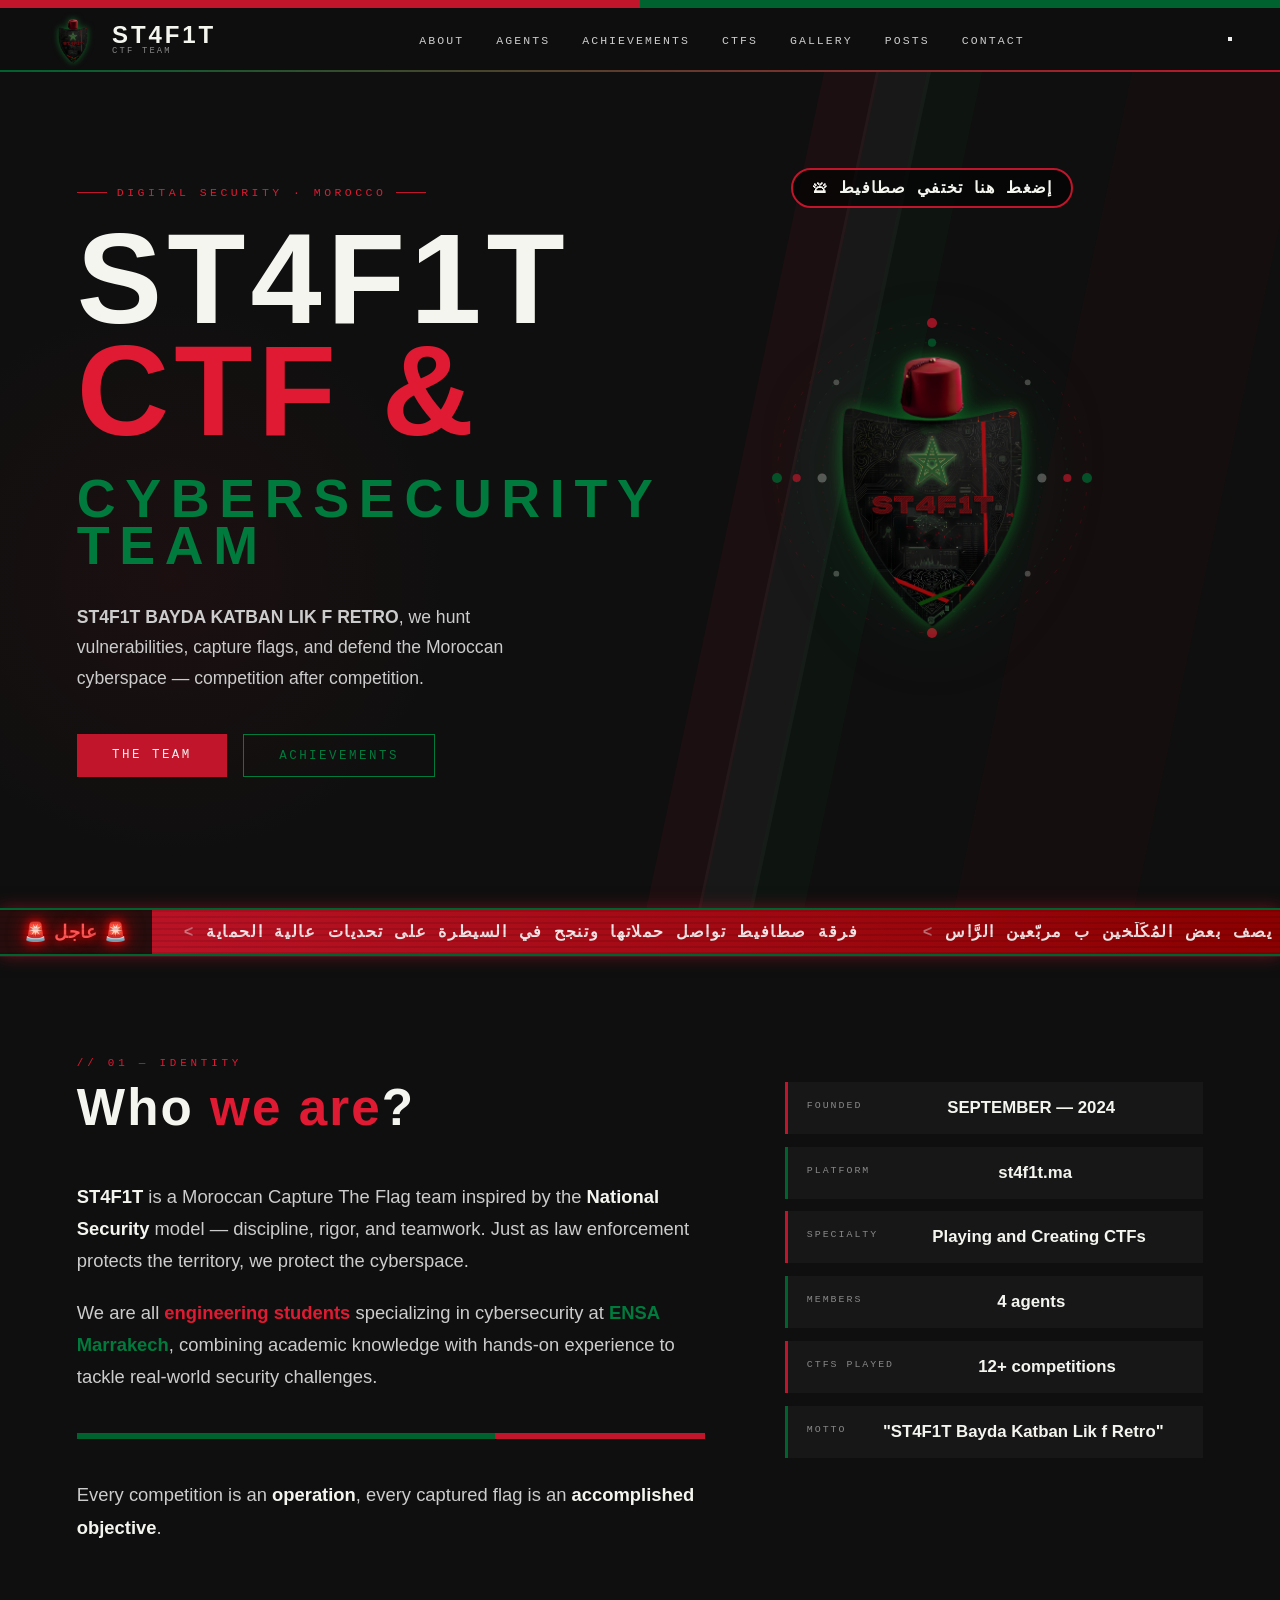
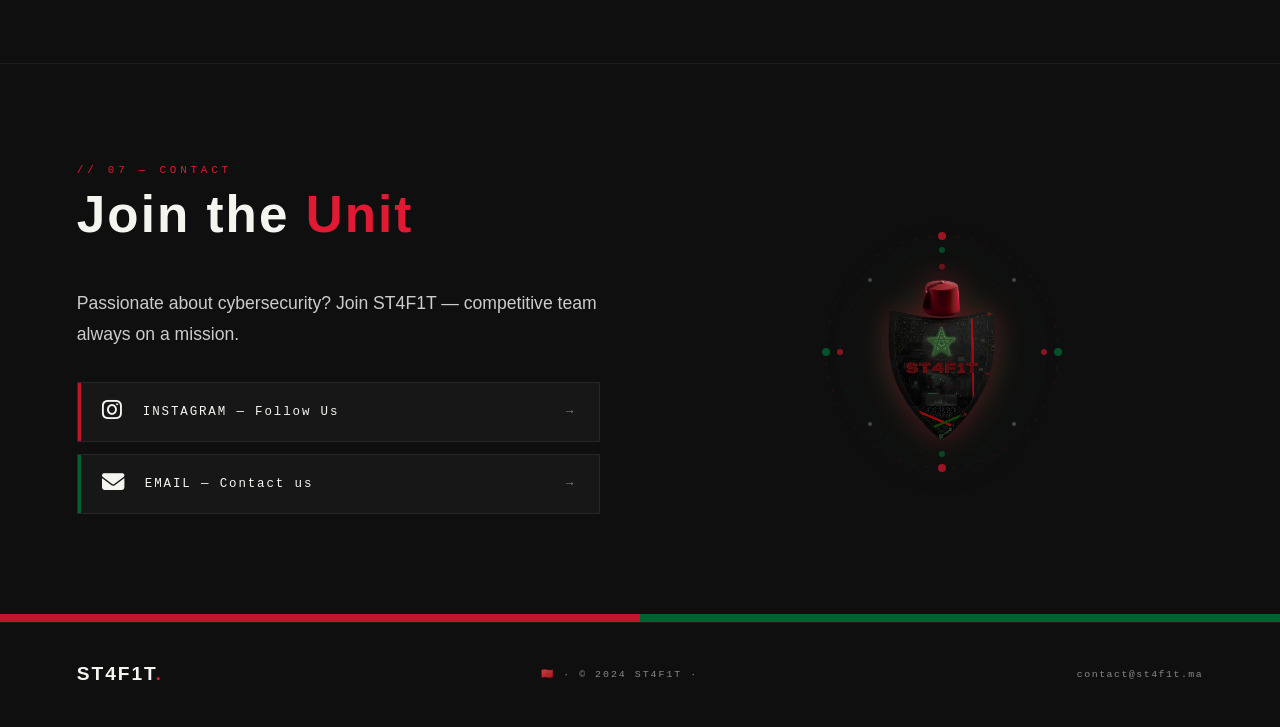
<file: index.html>
<!DOCTYPE html>
<html lang="en">
<head>
  <meta charset="UTF-8"/>
  <meta name="viewport" content="width=device-width, initial-scale=1.0"/>
  <title>ST4F1T</title>
  <link rel="icon" type="image/x-icon" href="assets/favicon.ico">
  <link rel="shortcut icon" href="assets/favicon.ico">
    <link rel="stylesheet" href="css/global.css"/>
  <link rel="stylesheet" href="https://cdnjs.cloudflare.com/ajax/libs/font-awesome/6.5.0/css/all.min.css">
  <link href="https://fonts.googleapis.com/css2?family=Orbitron:wght@700;900&display=swap" rel="stylesheet">
</head>
<body>

<div class="police-band"></div>

<!-- NAV -->
<nav>
  <a class="nav-logo" href="#">
    <img src="assets/ST4F1T_logo.png" alt="ST4F1T Logo">
    <div class="logo-text">
      <span class="logo-main">ST4F1T</span>
      <span class="logo-sub">CTF TEAM</span>
    </div>
  </a>
  <ul class="nav-links">
    <li><a href="#" data-section="about">ABOUT</a></li>
    <li><a href="#" data-section="members">AGENTS</a></li>
    <li><a href="#" data-section="achievements">ACHIEVEMENTS</a></li>
    <li><a href="#" data-section="ctfs">CTFs</a></li>
    <li><a href="#" data-section="gallery">GALLERY</a></li>
    <li><a href="#" data-section="posts">POSTS</a></li>
    <li><a href="#" data-section="contact">CONTACT</a></li>
  </ul>
  <button class="nav-hamburger" id="navHamburger" aria-label="Menu">
    <span></span>
    <span></span>
    <span></span>
  </button>
</nav>

<!-- HERO SECTION -->
<section id="hero">
  <div class="hero-livery" aria-hidden="true">
    <div class="hero-livery-bar hlb1"></div>
    <div class="hero-livery-bar hlb2"></div>
    <div class="hero-livery-bar hlb3"></div>
    <div class="hero-livery-bar hlb4"></div>
  </div>
  <div class="hero-glow"></div>

  <div class="hero-left">
    <div class="hero-eyebrow">Digital Security · Morocco</div>
    <h1 class="hero-title">
      ST4F1T
      <span class="line-red">CTF &</span>
      <span class="line-green">CYBERSECURITY TEAM</span>
    </h1>
    <p class="hero-desc">
      <strong>ST4F1T BAYDA KATBAN LIK F RETRO</strong>, we hunt vulnerabilities, capture flags, and defend the Moroccan cyberspace — competition after competition.
    </p>
    <div class="hero-btn-row">
      <a href="#" data-section="members" class="btn-primary">THE TEAM</a>
      <a href="#" data-section="achievements" class="btn-outline">ACHIEVEMENTS</a>
    </div>
  </div>

  <div class="hero-right">
      <div class="hero-right">
    <!-- BOUTON SONORE EN HAUT À DROITE DU LOGO -->
    <div class="sound-button-container">
      <button id="soundBtn" class="sound-button-hero">
        <span class="sound-icon">🛎</span>
        <span class="sound-text">إضغط هنا تختفي صطافيط</span>
      </button>
    </div>

    <div class="logo-orbit">
      <div class="orbit-glow"></div>
      <svg class="ring-outer" viewBox="0 0 320 320">
        <circle cx="160" cy="160" r="155" fill="none" stroke="rgba(192,21,42,0.18)" stroke-width="1" stroke-dasharray="4 10"/>
        <circle cx="160" cy="5" r="5" fill="#c0152a" opacity="0.8"/>
        <circle cx="160" cy="315" r="5" fill="#c0152a" opacity="0.8"/>
        <circle cx="5" cy="160" r="5" fill="#00622f" opacity="0.8"/>
        <circle cx="315" cy="160" r="5" fill="#00622f" opacity="0.8"/>
      </svg>
      <svg class="ring-mid" viewBox="0 0 240 240">
        <circle cx="120" cy="120" r="116" fill="none" stroke="rgba(0,98,47,0.22)" stroke-width="1" stroke-dasharray="2 7"/>
        <circle cx="120" cy="4" r="3.5" fill="#00622f" opacity="0.7"/>
        <circle cx="120" cy="236" r="3.5" fill="#00622f" opacity="0.7"/>
        <circle cx="4" cy="120" r="3.5" fill="#c0152a" opacity="0.7"/>
        <circle cx="236" cy="120" r="3.5" fill="#c0152a" opacity="0.7"/>
        <circle cx="202" cy="38" r="2.5" fill="#f5f5f0" opacity="0.25"/>
        <circle cx="38" cy="202" r="2.5" fill="#f5f5f0" opacity="0.25"/>
        <circle cx="202" cy="202" r="2.5" fill="#f5f5f0" opacity="0.25"/>
        <circle cx="38" cy="38" r="2.5" fill="#f5f5f0" opacity="0.25"/>
      </svg>
      <svg class="ring-inner" viewBox="0 0 152 152">
        <circle cx="76" cy="76" r="72" fill="none" stroke="rgba(192,21,42,0.12)" stroke-width="1" stroke-dasharray="1 5"/>
        <circle cx="76" cy="4" r="3" fill="#c0152a" opacity="0.5"/>
        <circle cx="76" cy="148" r="3" fill="#00622f" opacity="0.5"/>
        <circle cx="4" cy="76" r="3" fill="#f5f5f0" opacity="0.3"/>
        <circle cx="148" cy="76" r="3" fill="#f5f5f0" opacity="0.3"/>
      </svg>
      <img class="logo-png" src="assets/ST4F1T_logo.png" alt="ST4F1T CTF Team Logo">
    </div>
  </div>
</section>

<!-- TICKER -->
<div class="ticker">
  <div class="ticker-label">
    <span class="arabic-calligraphy">🚨 عاجل 🚨</span>
  </div>
  <div style="overflow:hidden;flex:1;">
    <div class="ticker-scroll">
      <span class="ticker-item"> فرقة صطافيط تواصل حملاتها وتنجح في السيطرة على تحديات عالية الحماية<span class="tsep"> > </span></span>
      <span class="ticker-item">المحقق كرومبو يصف بعض المُكَلَّخين ب مربّعين الرَّاس<span class="tsep"> > </span></span>
      <span class="ticker-item">تم إلقاء القبض على بضعة أَعْلام  (Flags) من طرف عناصر صطافيط و ذلك بمختلف مراكز المسابقات بالمغرب<span class="tsep"> > </span></span>
    </div>
  </div>
</div>

<!-- SECTION ABOUT (statique dans l'index) -->
<div id="about"></div>
<div id="about-container">
  <!-- Le contenu about.html sera chargé ici mais reste visible -->
</div>

<!-- CONTENEUR POUR LES SECTIONS DYNAMIQUES -->
<main id="main-content">
  <div class="loader" id="loader" style="display:none;">Loading...</div>
  <div id="section-container"></div>
</main>

<!-- SECTION CONTACT (statique dans l'index) -->
<div id="contact"></div>
<div id="contact-container">
    <!-- Le contenu contact.html sera chargé ici mais reste visible -->
</div>

<div class="police-band"></div>

<footer>
  <div class="footer-logo">ST4F1T<span>.</span></div>
  <div class="footer-copy">🇲🇦 · © 2024 ST4F1T ·</div>
  <div class="footer-tag">contact@st4f1t.ma</div>
</footer>

<script src="js/script.js"></script>
</body>
</html>
</file>
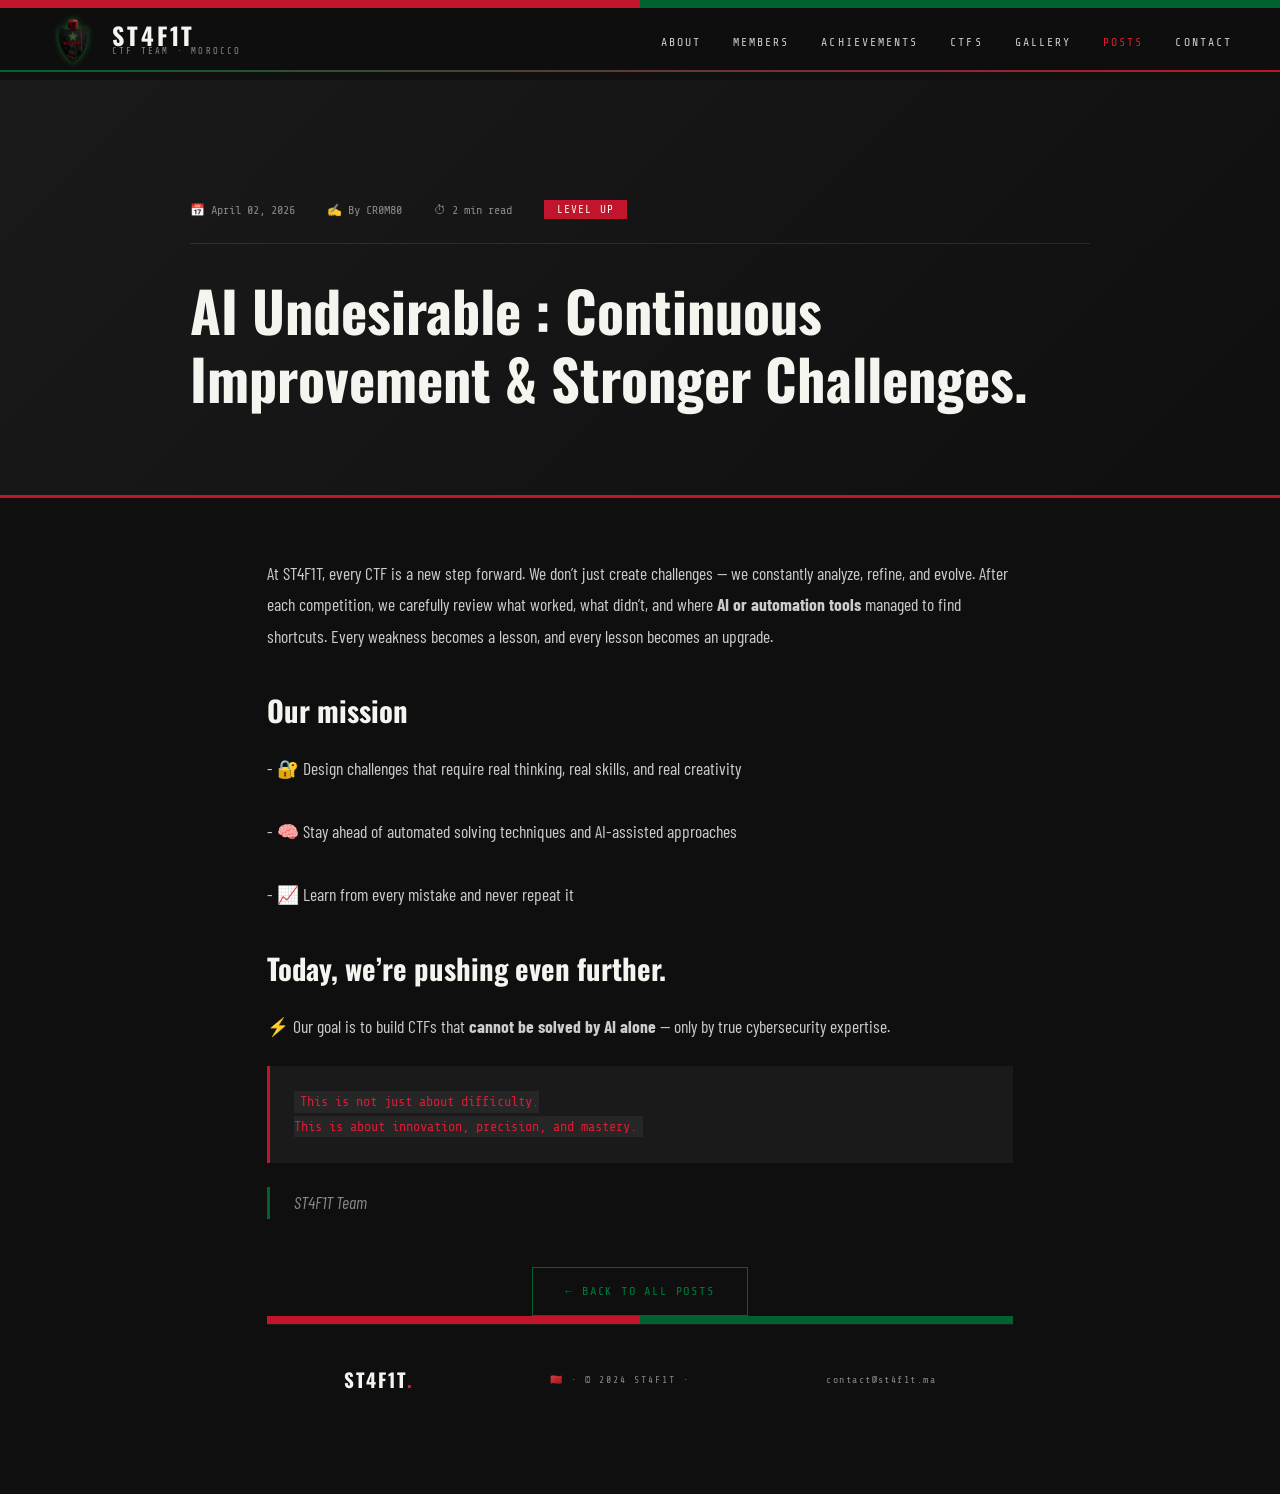
<file: posts/post1.html>
<!DOCTYPE html>
<html lang="en">
<head>
  <meta charset="UTF-8"/>
  <meta name="viewport" content="width=device-width, initial-scale=1.0"/>
  <title>ST4F1T — Post</title>
  <link rel="icon" type="image/png" sizes="64x64" href="../assets/ST4F1T_logo.png">
  <link rel="apple-touch-icon" href="../assets/ST4F1T_logo.png">
  <link href="https://fonts.googleapis.com/css2?family=Oswald:wght@400;600;700&family=Share+Tech+Mono&family=Barlow+Condensed:wght@400;600;700;800&display=swap" rel="stylesheet"/>
  <link rel="stylesheet" href="../css/global.css"/>
  <style>
    /* Styles spécifiques aux posts */
    .post-header {
      background: linear-gradient(135deg, var(--charcoal), var(--dark));
      padding: 120px 6vw 60px;
      border-bottom: 3px solid var(--red);
      margin-top: 72px;
    }
    .post-container {
      max-width: 900px;
      margin: 0 auto;
      padding: 60px 6vw;
    }
    .post-meta {
      display: flex;
      gap: 2rem;
      flex-wrap: wrap;
      margin-bottom: 2rem;
      font-family: 'Share Tech Mono', monospace;
      font-size: 0.75rem;
      color: var(--gray);
      border-bottom: 1px solid rgba(255,255,255,0.1);
      padding-bottom: 1.5rem;
    }
    .post-meta-item {
      display: flex;
      align-items: center;
      gap: 0.5rem;
    }
    .post-category {
      background: var(--red);
      color: var(--white);
      padding: 0.2rem 0.8rem;
      font-size: 0.7rem;
      letter-spacing: 0.1em;
    }
    .post-title {
      font-family: 'Oswald', sans-serif;
      font-size: clamp(2rem, 5vw, 3.5rem);
      font-weight: 700;
      color: var(--white);
      margin-bottom: 1.5rem;
      line-height: 1.2;
    }
    .post-content {
      color: var(--lgray);
      line-height: 1.8;
      font-size: 1.1rem;
    }
    .post-content h2 {
      font-family: 'Oswald', sans-serif;
      font-size: 1.8rem;
      color: var(--white);
      margin: 2rem 0 1rem;
    }
    .post-content h3 {
      font-family: 'Oswald', sans-serif;
      font-size: 1.4rem;
      color: var(--red2);
      margin: 1.5rem 0 1rem;
    }
    .post-content p {
      margin-bottom: 1.2rem;
    }
    .post-content pre {
      background: var(--charcoal);
      padding: 1.5rem;
      overflow-x: auto;
      font-family: 'Share Tech Mono', monospace;
      font-size: 0.85rem;
      color: var(--green2);
      margin: 1.5rem 0;
      border-left: 3px solid var(--red);
    }
    .post-content code {
      background: rgba(255,255,255,0.05);
      padding: 0.2rem 0.4rem;
      font-family: 'Share Tech Mono', monospace;
      font-size: 0.85rem;
      color: var(--red2);
    }
    .post-content ul, .post-content ol {
      margin: 1rem 0 1rem 2rem;
    }
    .post-content li {
      margin-bottom: 0.5rem;
    }
    .post-content blockquote {
      border-left: 3px solid var(--green);
      padding-left: 1.5rem;
      margin: 1.5rem 0;
      font-style: italic;
      color: var(--gray);
    }
    .post-content img {
      max-width: 100%;
      border-radius: 4px;
      margin: 1.5rem 0;
    }
    .post-navigation {
      display: flex;
      justify-content: space-between;
      margin-top: 4rem;
      padding-top: 2rem;
      border-top: 1px solid rgba(255,255,255,0.1);
    }
    .nav-post {
      display: inline-flex;
      align-items: center;
      gap: 0.5rem;
      color: var(--white);
      text-decoration: none;
      font-family: 'Share Tech Mono', monospace;
      font-size: 0.8rem;
      transition: color 0.2s;
    }
    .nav-post:hover {
      color: var(--red2);
    }
    .back-to-blog {
      text-align: center;
      margin-top: 3rem;
    }
    .back-btn {
      display: inline-block;
      padding: 0.8rem 2rem;
      background: transparent;
      border: 1px solid var(--green);
      color: var(--green2);
      text-decoration: none;
      font-family: 'Share Tech Mono', monospace;
      font-size: 0.75rem;
      letter-spacing: 0.15em;
      transition: all 0.2s;
    }
    .back-btn:hover {
      background: var(--green);
      color: var(--white);
    }
    .author-box {
      display: flex;
      align-items: center;
      gap: 1.5rem;
      background: var(--charcoal);
      padding: 1.5rem;
      margin: 2rem 0;
      border-left: 3px solid var(--red);
    }
    .author-avatar {
      width: 60px;
      height: 60px;
      background: var(--mid);
      border-radius: 50%;
      display: flex;
      align-items: center;
      justify-content: center;
      font-family: 'Oswald', sans-serif;
      font-size: 1.5rem;
      font-weight: 700;
      color: var(--white);
    }
    .author-info h4 {
      font-family: 'Oswald', sans-serif;
      color: var(--white);
      margin-bottom: 0.3rem;
    }
    .author-info p {
      font-size: 0.85rem;
      color: var(--gray);
      margin: 0;
    }
    @media (max-width: 768px) {
      .post-header { padding: 100px 6vw 40px; }
      .post-container { padding: 40px 6vw; }
      .post-meta { gap: 1rem; }
    }
  </style>
</head>
<body>

<div class="police-band"></div>

<!-- NAV -->
<nav>
  <a class="nav-logo" href="../index.html">
    <img src="../assets/ST4F1T_logo.png" alt="ST4F1T Logo">
    <div class="logo-text">
      <span class="logo-main">ST4F1T</span>
      <span class="logo-sub">CTF TEAM · MOROCCO</span>
    </div>
  </a>
  <ul class="nav-links">
    <li><a href="../index.html#about">ABOUT</a></li>
    <li><a href="../index.html#members">MEMBERS</a></li>
    <li><a href="../index.html#achievements">ACHIEVEMENTS</a></li>
    <li><a href="../index.html#ctfs">CTFs</a></li>
    <li><a href="../index.html#gallery">GALLERY</a></li>
    <li><a href="../index.html#posts">POSTS</a></li>
    <li><a href="../index.html#contact">CONTACT</a></li>
  </ul>
</nav>

<!-- POST HEADER -->
<div class="post-header">
  <div class="post-container" style="padding:0;margin:0 auto;">
    <div class="post-meta">
      <span class="post-meta-item">📅 April 02, 2026</span>
      <span class="post-meta-item">✍️ By CR0M80</span>
      <span class="post-meta-item">⏱ 2 min read</span>
      <span class="post-category">LEVEL UP</span>
    </div>
    <h1 class="post-title">AI Undesirable : Continuous Improvement & Stronger Challenges.</h1>
  </div>
</div>

<!-- POST CONTENT -->
<div class="post-container">
  <div class="post-content">
    <p>At ST4F1T, every CTF is a new step forward.

We don’t just create challenges — we constantly analyze, refine, and evolve. After each competition, we carefully review what worked, what didn’t, and where <b>AI or automation tools</b> managed to find shortcuts. Every weakness becomes a lesson, and every lesson becomes an upgrade.</p>

    <h2>Our mission</h2>
    <p>- 🔐 Design challenges that require real thinking, real skills, and real creativity
    <br><br>- 🧠 Stay ahead of automated solving techniques and AI-assisted approaches
    <br><br>- 📈 Learn from every mistake and never repeat it</p>

    <h2>Today, we’re pushing even further.</h2>
    <p>⚡ Our goal is to build CTFs that <b>cannot be solved by AI alone</b> — only by true cybersecurity expertise.</p>
    <pre><code>This is not just about difficulty.
This is about innovation, precision, and mastery.</code></pre>

    <blockquote>
        ST4F1T Team
    </blockquote>

  <div class="back-to-blog">
    <a href="../index.html#posts" class="back-btn">← BACK TO ALL POSTS</a>
  </div>
</div>

<div class="police-band"></div>

<footer>
  <div class="footer-logo">ST4F1T<span>.</span></div>
  <div class="footer-copy">🇲🇦 · © 2024 ST4F1T ·</div>
  <div class="footer-tag">contact@st4f1t.ma</div>
</footer>

<script>
  // Simple script to highlight active nav link
  const currentPath = window.location.pathname;
  document.querySelectorAll('.nav-links a').forEach(link => {
    if (link.getAttribute('href') === '../index.html#posts') {
      link.style.color = 'var(--red2)';
    }
  });
</script>
</body>
</html>
</file>
<file: css/global.css>
:root {
  --white:   #f5f5f0;
  --off:     #eae9e3;
  --red:     #c0152a;
  --red2:    #e01a32;
  --green:   #00622f;
  --green2:  #007a3d;
  --dark:    #0f0f0f;
  --charcoal:#1a1a1a;
  --mid:     #2e2e2e;
  --gray:    #888;
  --lgray:   #ccc;
}

*, *::before, *::after { box-sizing: border-box; margin: 0; padding: 0; }
html { scroll-behavior: smooth; }
body {
  background: var(--dark);
  color: var(--white);
  font-family: 'Barlow Condensed', sans-serif;
  overflow-x: hidden;
}

/* ─── LOADER ─── */
.loader {
  text-align: center;
  padding: 60px;
  font-family: 'Share Tech Mono', monospace;
  color: var(--gray);
}

/* ─── POLICE BAND ─── */
.police-band {
  height: 8px;
  background: linear-gradient(90deg, var(--red) 0%, var(--red) 50%, var(--green) 50%, var(--green) 100%);
}

/* ─── NAV ─── */
nav {
  position: fixed; top: 8px; left: 0; right: 0; z-index: 200;
  height: 64px;
  display: flex; align-items: center; justify-content: space-between;
  padding: 0 3rem;
  background: rgba(15,15,15,0.97);
  border-bottom: 2px solid transparent;
  border-image: linear-gradient(90deg, var(--green), var(--red)) 1;
  backdrop-filter: blur(12px);
}
.nav-logo { display: flex; align-items: center; gap: 14px; text-decoration: none; }
.nav-logo img { width: 50px; height: 50px; object-fit: contain; filter: drop-shadow(0 0 3px rgba(21, 192, 67, 0.5)); }
.logo-text { display: flex; flex-direction: column; line-height: 1; }
.logo-main { font-family: 'Oswald', sans-serif; font-size: 1.5rem; font-weight: 700; letter-spacing: 0.12em; color: var(--white); }
.logo-sub  { font-family: 'Share Tech Mono', monospace; font-size: 0.55rem; letter-spacing: 0.25em; color: var(--gray); text-transform: uppercase; }
.nav-links { display: flex; gap: 2rem; list-style: none; align-items: center; }
.nav-links a { text-decoration: none; font-family: 'Share Tech Mono', monospace; font-size: 0.72rem; letter-spacing: 0.18em; color: var(--lgray); text-transform: uppercase; transition: color 0.2s; cursor: pointer; }
.nav-links a:hover { color: var(--red2); }
.nav-cta { background: var(--red) !important; color: var(--white) !important; padding: 0.5rem 1.2rem !important; transition: background 0.2s !important; }
.nav-cta:hover { background: var(--red2) !important; color: var(--white) !important; }

/* ─── HERO ─── */
#hero {
  position: relative;
  min-height: 100vh;
  display: grid;
  grid-template-columns: 1fr 1fr;
  align-items: center;
  padding: 160px 6vw 80px;  /* ← 120 → 160 */
  overflow: hidden;
}
.hero-livery { position: absolute; inset: 0; pointer-events: none; overflow: hidden; }
.hero-livery-bar { position: absolute; height: 100%; width: 55px; transform: skewX(-12deg); opacity: 0.07; }
.hlb1 { background: var(--red); left: 58%; }
.hlb2 { background: var(--white); left: 62%; opacity: 0.04; }
.hlb3 { background: var(--green); left: 66%; }
.hlb4 { background: var(--red); left: 82%; width:180px; opacity:0.035; }
.hero-glow { position: absolute; top: 30%; left: -10%; width: 600px; height: 600px; border-radius: 50%; background: radial-gradient(circle, rgba(192,21,42,0.07) 0%, transparent 70%); pointer-events: none; }
.hero-left { position: relative; z-index: 1; }
.hero-eyebrow { display: inline-flex; align-items: center; gap: 10px; font-family: 'Share Tech Mono', monospace; font-size: 0.72rem; letter-spacing: 0.3em; color: var(--red2); text-transform: uppercase; margin-bottom: 1.5rem; opacity:0; animation: fadeUp 0.7s ease forwards 0.2s; }
.hero-eyebrow::before, .hero-eyebrow::after { content: ''; width: 30px; height: 1px; background: var(--red); }
h1.hero-title { font-family: 'Oswald', sans-serif; font-size: clamp(4.5rem, 10vw, 9rem); font-weight: 700; line-height: 0.88; letter-spacing: 0.04em; color: var(--white); opacity:0; animation: fadeUp 0.7s ease forwards 0.4s; }
h1.hero-title .line-red { color: var(--red2); display: block; }
h1.hero-title .line-green { color: var(--green2); display: block; font-size: 0.42em; letter-spacing: 0.18em; margin-top: 0.5em; }
.hero-desc { margin-top: 2rem; font-size: 1.1rem; line-height: 1.75; color: var(--lgray); max-width: 440px; opacity:0; animation: fadeUp 0.7s ease forwards 0.6s; }
.hero-btn-row { display: flex; gap: 1rem; margin-top: 2.5rem; opacity:0; animation: fadeUp 0.7s ease forwards 0.8s; }
.btn-primary { display: inline-block; padding: 0.85rem 2.2rem; background: var(--red); color: var(--white); text-decoration: none; font-family: 'Share Tech Mono', monospace; font-size: 0.78rem; letter-spacing: 0.2em; text-transform: uppercase; transition: background 0.2s, transform 0.2s; cursor: pointer; }
.btn-primary:hover { background: var(--red2); transform: translateY(-2px); }
.btn-outline { display: inline-block; padding: 0.85rem 2.2rem; border: 1px solid var(--green2); color: var(--green2); text-decoration: none; font-family: 'Share Tech Mono', monospace; font-size: 0.78rem; letter-spacing: 0.2em; text-transform: uppercase; transition: 0.2s; cursor: pointer; }
.btn-outline:hover { background: var(--green2); color: var(--white); transform: translateY(-2px); }
.hero-right { position: relative; z-index: 1; display: flex; align-items: center; justify-content: center; opacity:0; animation: fadeIn 1s ease forwards 0.5s; }

/* ─── LOGO WRAPPER ─── */
.logo-orbit { position: relative; width: 320px; height: 320px; }
.logo-orbit .ring-outer { position: absolute; inset: 0; width: 100%; height: 100%; animation: spin 22s linear infinite; }
.logo-orbit .ring-mid { position: absolute; inset: 20px; width: calc(100% - 40px); height: calc(100% - 40px); animation: spin-r 14s linear infinite; }
.logo-orbit .ring-inner { position: absolute; inset: 44px; width: calc(100% - 88px); height: calc(100% - 88px); animation: spin 40s linear infinite; }
.logo-orbit .orbit-glow { position: absolute; inset: 60px; border-radius: 50%; background: radial-gradient(circle, rgba(192,21,42,0.18) 0%, rgba(0,98,47,0.08) 50%, transparent 70%); animation: pulseGlow 3s ease-in-out infinite; }
.logo-orbit .logo-png { position: absolute; inset: 5px; width: calc(100% - 10px); height: calc(100% - 10px); object-fit: contain; filter: drop-shadow(0 0 8px rgba(21, 192, 49, 0.45)) drop-shadow(0 0 40px rgba(0,98,47,0.2)); }

.logo-orbit-sm { position: relative; width: 240px; height: 240px; }
.logo-orbit-sm .ring-outer { position: absolute; inset: 0; width: 100%; height: 100%; animation: spin 22s linear infinite; }
.logo-orbit-sm .ring-mid { position: absolute; inset: 14px; width: calc(100% - 28px); height: calc(100% - 28px); animation: spin-r 14s linear infinite; }
.logo-orbit-sm .ring-inner { position: absolute; inset: 30px; width: calc(100% - 60px); height: calc(100% - 60px); animation: spin 40s linear infinite; }
.logo-orbit-sm .orbit-glow { position: absolute; inset: 44px; border-radius: 50%; background: radial-gradient(circle, rgba(192,21,42,0.18) 0%, rgba(0,98,47,0.08) 50%, transparent 70%); animation: pulseGlow 3s ease-in-out infinite; }
.logo-orbit-sm .logo-png { position: absolute; inset: 28px; width: calc(100% - 56px); height: calc(100% - 56px); object-fit: contain; filter: drop-shadow(0 0 14px rgba(192,21,42,0.4)) drop-shadow(0 0 30px rgba(0,98,47,0.18)); }

/* ─── TICKER ─── */
.ticker { position: relative; z-index: 10; background: var(--red); overflow: hidden; height: 36px; display: flex; align-items: center; border-top: 2px solid var(--green); border-bottom: 2px solid var(--green); }
.ticker-label { flex-shrink: 0; background: var(--green); height: 100%; display: flex; align-items: center; padding: 0 1.2rem; font-family: 'Share Tech Mono', monospace; font-size: 0.65rem; letter-spacing: 0.2em; color: var(--white); text-transform: uppercase; }
.ticker-scroll { display: flex; gap: 4rem; animation: ticker-move 10s linear infinite; white-space: nowrap; padding-left: 2rem; }
.ticker-item { font-family: 'Share Tech Mono', monospace; font-size: 0.68rem; letter-spacing: 0.15em; color: rgba(255,255,255,0.9); }
.tsep { color: rgba(255,255,255,0.4); }

/* ─── SECTIONS COMMUNES ─── */
section.content { position: relative; padding: 100px 6vw; border-top: 1px solid rgba(255,255,255,0.06); }
.sec-label { font-family: 'Share Tech Mono', monospace; font-size: 0.68rem; letter-spacing: 0.35em; text-transform: uppercase; color: var(--red2); margin-bottom: 0.8rem; }
.sec-title { font-family: 'Oswald', sans-serif; font-size: clamp(2rem, 4.5vw, 3.2rem); font-weight: 700; letter-spacing: 0.04em; color: var(--white); margin-bottom: 3rem; line-height: 1; }
.sec-title em { color: var(--red2); font-style: normal; }

/* ─── ABOUT ─── */
.about-wrap { display: grid; grid-template-columns: 3fr 2fr; gap: 5rem; align-items: start; }
.about-body p { font-size: 1.15rem; line-height: 1.75; color: var(--lgray); margin-bottom: 1.2rem; }
.about-body strong { color: var(--white); font-weight: 600; }
.stripe-divider { display: flex; height: 6px; margin: 2.5rem 0; overflow: hidden; }
.stripe-divider div { flex: 1; }
.sd-white { background: var(--white); }
.sd-red { background: var(--red); }
.sd-green { background: var(--green); }
.info-grid { display: flex; flex-direction: column; gap: 0.8rem; }
.info-row { display: grid; grid-template-columns: auto 1fr; gap: 1rem; align-items: start; padding: 1rem 1.2rem; background: rgba(255,255,255,0.03); border-left: 3px solid var(--red); }
.info-row.g { border-left-color: var(--green); }
.info-key { font-family: 'Share Tech Mono', monospace; font-size: 0.62rem; letter-spacing: 0.2em; color: var(--gray); text-transform: uppercase; white-space: nowrap; padding-top: 2px; }
.info-val { font-family: 'Barlow Condensed', sans-serif; font-size: 1.05rem; font-weight: 600; color: var(--white); }

/* ─── MEMBERS ─── */
.grid-members { display: grid; grid-template-columns: repeat(auto-fill, minmax(250px, 1fr)); gap: 1px; background: rgba(255,255,255,0.06); border: 1px solid rgba(255,255,255,0.06); }
.member-card { background: var(--charcoal); padding: 2.2rem 1.8rem; position: relative; overflow: hidden; transition: background 0.25s; }
.member-card::after { content: ''; position: absolute; top: 0; left: 0; right: 0; height: 3px; background: linear-gradient(90deg, var(--green), var(--red)); transform: scaleX(0); transform-origin: left; transition: transform 0.35s; }
.member-card:hover::after { transform: scaleX(1); }
.member-card:hover { background: #222; }
.m-id { font-family: 'Share Tech Mono', monospace; font-size: 0.6rem; letter-spacing: 0.25em; color: var(--gray); margin-bottom: 1.2rem; text-transform: uppercase; }
.m-avatar { width: 64px; height: 64px; border-radius: 2px; background: var(--mid); border: 1px solid rgba(255,255,255,0.1); display: flex; align-items: center; justify-content: center; font-family: 'Oswald', sans-serif; font-size: 1.5rem; font-weight: 700; color: var(--white); margin-bottom: 1.2rem; position: relative; }
.badge-dot { position: absolute; bottom: -3px; right: -3px; width: 10px; height: 10px; border-radius: 50%; background: var(--green2); border: 2px solid var(--charcoal); }
.m-name { font-family: 'Oswald', sans-serif; font-size: 1.3rem; font-weight: 700; letter-spacing: 0.06em; color: var(--white); margin-bottom: 0.2rem; }
.m-role { font-family: 'Share Tech Mono', monospace; font-size: 0.65rem; letter-spacing: 0.18em; color: var(--red2); text-transform: uppercase; margin-bottom: 1.2rem; }
.m-tags { display: flex; flex-wrap: wrap; gap: 0.4rem; }
.m-tag { font-family: 'Share Tech Mono', monospace; font-size: 0.58rem; letter-spacing: 0.1em; color: var(--gray); background: rgba(255,255,255,0.05); border: 1px solid rgba(255,255,255,0.08); padding: 0.2rem 0.5rem; }

/* ─── ACHIEVEMENTS ─── */
.ach-table { width: 100%; border-collapse: collapse; }
.ach-table thead tr { border-bottom: 2px solid var(--red); }
.ach-table th { font-family: 'Share Tech Mono', monospace; font-size: 0.65rem; letter-spacing: 0.2em; color: var(--gray); text-transform: uppercase; text-align: left; padding: 0.8rem 1.2rem; font-weight: 400; }
.ach-table tbody tr { border-bottom: 1px solid rgba(255,255,255,0.05); transition: background 0.2s; }
.ach-table tbody tr:hover { background: rgba(255,255,255,0.03); }
.ach-table td { padding: 1.2rem; font-size: 1rem; }
.place-badge { display: inline-flex; align-items: center; gap: 0.5rem; font-family: 'Oswald', sans-serif; font-size: 1.2rem; font-weight: 700; }
.p1 { color: #f0c040; } .p2 { color: #c0c8d8; } .p3 { color: #cd7f32; } .pt { color: var(--red2); }
.ach-name-cell { font-family: 'Barlow Condensed', sans-serif; font-size: 1.1rem; font-weight: 600; color: var(--white); }
.ach-sub { font-family: 'Share Tech Mono', monospace; font-size: 0.62rem; letter-spacing: 0.15em; color: var(--gray); margin-top: 0.2rem; }
.cat-badge { display: inline-block; font-family: 'Share Tech Mono', monospace; font-size: 0.6rem; letter-spacing: 0.12em; text-transform: uppercase; padding: 0.2rem 0.6rem; border: 1px solid; }
.ci { border-color: var(--red); color: var(--red2); }
.cn { border-color: var(--green); color: var(--green2); }
.cr { border-color: var(--gray); color: var(--gray); }
.res { font-family: 'Oswald', sans-serif; font-size: 1.2rem; font-weight: 700; }

/* ─── CTFs ORGANIZED ─── */
.ctfs-grid { display: grid; grid-template-columns: repeat(auto-fill, minmax(320px, 1fr)); gap: 2rem; }
.ctf-card { background: var(--charcoal); padding: 2rem; border-left: 4px solid var(--red); transition: transform 0.2s; }
.ctf-card:hover { transform: translateY(-5px); }
.ctf-date { font-family: 'Share Tech Mono', monospace; font-size: 0.65rem; color: var(--green2); letter-spacing: 0.15em; margin-bottom: 1rem; }
.ctf-name { font-family: 'Oswald', sans-serif; font-size: 1.4rem; margin-bottom: 1rem; color: var(--white); }
.ctf-desc { color: var(--lgray); line-height: 1.5; margin-bottom: 1rem; }
.ctf-stats { font-family: 'Share Tech Mono', monospace; font-size: 0.7rem; color: var(--gray); margin-bottom: 1rem; }
.ctf-status { display: inline-block; padding: 0.2rem 0.8rem; font-family: 'Share Tech Mono', monospace; font-size: 0.6rem; letter-spacing: 0.1em; border-radius: 2px; }
.ctf-status.past { background: rgba(128,128,128,0.2); color: var(--gray); border: 1px solid var(--gray); }
.ctf-status.upcoming { background: rgba(0,98,47,0.2); color: var(--green2); border: 1px solid var(--green2); }

/* ─── GALLERY ─── */
.gallery-grid { display: grid; grid-template-columns: repeat(auto-fill, minmax(280px, 1fr)); gap: 1.5rem; }
.gallery-item { background: var(--charcoal); overflow: hidden; transition: transform 0.2s; }
.gallery-item:hover { transform: scale(1.02); }
.gallery-placeholder { background: linear-gradient(135deg, var(--mid), var(--dark)); height: 200px; display: flex; align-items: center; justify-content: center; font-size: 4rem; color: var(--gray); }
.gallery-caption { padding: 1rem; font-family: 'Share Tech Mono', monospace; font-size: 0.75rem; color: var(--lgray); text-align: center; }

/* ─── POSTS ─── */
.posts-grid { display: grid; grid-template-columns: repeat(auto-fill, minmax(320px, 1fr)); gap: 2rem; }
.post-card { background: var(--charcoal); padding: 2rem; transition: background 0.2s, transform 0.2s; border-bottom: 2px solid transparent; }
.post-card:hover { background: #222; transform: translateY(-5px); border-bottom-color: var(--red); }
.post-date { font-family: 'Share Tech Mono', monospace; font-size: 0.65rem; color: var(--red2); letter-spacing: 0.1em; margin-bottom: 0.8rem; }
.post-title { font-family: 'Oswald', sans-serif; font-size: 1.3rem; margin-bottom: 1rem; color: var(--white); }
.post-excerpt { color: var(--lgray); line-height: 1.5; margin-bottom: 1.5rem; }
.post-link { font-family: 'Share Tech Mono', monospace; font-size: 0.7rem; color: var(--green2); text-decoration: none; letter-spacing: 0.1em; transition: color 0.2s; }
.post-link:hover { color: var(--red2); }

/* ─── CONTACT ─── */
.contact-grid { display: grid; grid-template-columns: 1fr 1fr; gap: 5rem; align-items: center; }
.contact-left p { font-size: 1.1rem; line-height: 1.75; color: var(--lgray); margin-bottom: 2rem; }
.contact-links { display: flex; flex-direction: column; gap: 0.8rem; }
.c-link { display: flex; align-items: center; gap: 1.2rem; padding: 1rem 1.5rem; background: rgba(255,255,255,0.03); border: 1px solid rgba(255,255,255,0.07); text-decoration: none; color: var(--white); font-family: 'Share Tech Mono', monospace; font-size: 0.78rem; letter-spacing: 0.15em; transition: background 0.2s, border-color 0.2s; position: relative; overflow: hidden; }
.c-link::before { content: ''; position: absolute; left: 0; top: 0; bottom: 0; width: 3px; background: var(--red); }
.c-link:nth-child(2)::before { background: var(--green); }
.c-link:nth-child(3)::before { background: var(--white); }
.c-link:hover { background: rgba(255,255,255,0.07); border-color: rgba(255,255,255,0.15); }
.c-link .icon { font-size: 1.4rem; }
.c-link .lbl { flex: 1; }
.c-link .arr { color: var(--gray); }

/* ─── FOOTER ─── */
footer { border-top: 1px solid rgba(255,255,255,0.06); padding: 2.5rem 6vw; display: flex; align-items: center; justify-content: space-between; gap: 2rem; flex-wrap: wrap; }
.footer-logo { font-family: 'Oswald', sans-serif; font-size: 1.2rem; font-weight: 700; letter-spacing: 0.1em; color: var(--white); }
.footer-logo span { color: var(--red2); }
.footer-copy { font-family: 'Share Tech Mono', monospace; font-size: 0.62rem; letter-spacing: 0.2em; color: var(--gray); }
.footer-tag { font-family: 'Share Tech Mono', monospace; font-size: 0.62rem; letter-spacing: 0.15em; color: var(--gray); }

/* ─── ANIMATIONS ─── */
@keyframes fadeUp { from{opacity:0;transform:translateY(24px)} to{opacity:1;transform:translateY(0)} }
@keyframes fadeIn { from{opacity:0} to{opacity:1} }
@keyframes spin { from{transform:rotate(0deg)} to{transform:rotate(360deg)} }
@keyframes spin-r { from{transform:rotate(0deg)} to{transform:rotate(-360deg)} }
@keyframes pulseGlow { 0%,100%{opacity:0.6} 50%{opacity:1} }
@keyframes ticker-move { from{transform:translateX(0)} to{transform:translateX(-50%)} }

/* ─── RESPONSIVE ─── */
@media (max-width: 900px) {
  #hero { grid-template-columns: 1fr; text-align: center; }
  .hero-right { display: none; }
  nav { padding: 0 1.5rem; }
  .nav-links { display: none; }
  .about-wrap, .contact-grid { grid-template-columns: 1fr; gap: 2rem; }
  .ctfs-grid, .posts-grid, .gallery-grid { grid-template-columns: 1fr; }
}

/* Ajouts pour la gestion des conteneurs statiques */
#about-container,
#contact-container {
  scroll-margin-top: 72px;
}

#section-container {
  transition: opacity 0.3s ease;
  scroll-margin-top: 72px;
}

/* Ajustement pour le scroll sur toutes les sections */
section[id] {
  scroll-margin-top: 72px;
}

/* ─── TICKER AVEC EFFET URGENT ─── */
.ticker {
  position: relative;
  z-index: 10;
  background: linear-gradient(90deg, var(--red), #8b0000);
  overflow: hidden;
  height: 42px;
  display: flex;
  align-items: center;
  border-top: 2px solid var(--green);
  border-bottom: 2px solid var(--green);
  box-shadow: 0 0 15px rgba(192,21,42,0.5);
}

.ticker-label {
  flex-shrink: 0;
  background: var(--dark);
  height: 100%;
  display: flex;
  align-items: center;
  padding: 0 1.5rem;
  font-family: 'Share Tech Mono', monospace;
  font-size: 0.9rem;
  font-weight: bold;
  letter-spacing: 0.15em;
  color: var(--white);
  text-transform: uppercase;
  position: relative;
  overflow: hidden;
}

/* Texte "عاجل" stylé avec effet urgent */
.urgent-text {
  font-family: 'Arial', 'Share Tech Mono', monospace;
  font-size: 1rem;
  font-weight: 900;
  letter-spacing: 0.2em;
  color: #ff4444;
  text-shadow: 
    0 0 5px #ff0000,
    0 0 10px #ff0000,
    0 0 20px #ff0000,
    0 0 30px #ff0000;
  animation: urgentBlink 0.8s ease-in-out infinite;
  background: linear-gradient(45deg, #ff4444, #ff8888);
  -webkit-background-clip: text;
  background-clip: text;
  color: transparent;
  text-shadow: none;
  position: relative;
}

/* Alternative avec effet de glow rouge sur fond sombre */
.urgent-text-alt {
  font-family: 'Arial', 'Share Tech Mono', monospace;
  font-size: 1rem;
  font-weight: 900;
  letter-spacing: 0.2em;
  color: #ff3333;
  text-shadow: 0 0 8px #ff0000, 0 0 15px #ff0000;
  animation: urgentPulse 1s ease-in-out infinite;
  background: rgba(0,0,0,0.3);
  padding: 0.2rem 0.5rem;
  border-radius: 4px;
  display: inline-block;
}

/* Animation blink + glow */
@keyframes urgentBlink {
  0%, 100% {
    opacity: 1;
    text-shadow: 0 0 5px #ff0000, 0 0 10px #ff0000, 0 0 20px #ff0000;
  }
  50% {
    opacity: 0.7;
    text-shadow: 0 0 2px #ff0000, 0 0 5px #ff0000, 0 0 10px #ff6666;
  }
}

/* Animation pulse plus douce */
@keyframes urgentPulse {
  0%, 100% {
    text-shadow: 0 0 5px #ff0000, 0 0 10px #ff0000;
    color: #ff4444;
  }
  50% {
    text-shadow: 0 0 15px #ff0000, 0 0 30px #ff0000, 0 0 40px #ff3333;
    color: #ff6666;
  }
}

/* Animation de glow continu */
@keyframes urgentGlow {
  0% {
    text-shadow: 0 0 2px #ff0000, 0 0 5px #ff0000;
  }
  50% {
    text-shadow: 0 0 10px #ff0000, 0 0 20px #ff0000, 0 0 30px #ff3333;
  }
  100% {
    text-shadow: 0 0 2px #ff0000, 0 0 5px #ff0000;
  }
}

/* Version avec bordure clignotante */
.ticker-label::before {
  content: '';
  position: absolute;
  top: 0;
  left: 0;
  right: 0;
  bottom: 0;
  background: rgba(255,0,0,0.1);
  animation: borderFlash 1s step-end infinite;
  pointer-events: none;
}

@keyframes borderFlash {
  0%, 100% {
    box-shadow: inset 0 0 5px rgba(255,0,0,0.8);
  }
  50% {
    box-shadow: inset 0 0 15px rgba(255,0,0,0.3);
  }
}

/* Version avec point d'exclamation animé */
.urgent-text .exclamation {
  display: inline-block;
  animation: shake 0.5s ease-in-out infinite;
  font-size: 1.2rem;
}

@keyframes shake {
  0%, 100% { transform: translateX(0); }
  25% { transform: translateX(-2px); }
  75% { transform: translateX(2px); }
}

/* Effet de scanline sur le ticker */
.ticker::after {
  content: '';
  position: absolute;
  top: 0;
  left: 0;
  right: 0;
  bottom: 0;
  background: repeating-linear-gradient(
    0deg,
    rgba(0,0,0,0.1) 0px,
    rgba(0,0,0,0.1) 2px,
    transparent 2px,
    transparent 6px
  );
  pointer-events: none;
}

/* ─── IMPORT DES POLICES ARABES ─── */
@import url('https://fonts.googleapis.com/css2?family=Cairo:wght@400;600;700;900&family=Almarai:wght@400;700;800&family=Tajawal:wght@400;500;700;800&display=swap');

/* ─── TICKER AVEC POLICE ARABE ─── */
.ticker {
  position: relative;
  z-index: 10;
  background: linear-gradient(90deg, var(--red), #8b0000);
  overflow: hidden;
  height: 48px;
  display: flex;
  align-items: center;
  border-top: 2px solid var(--green);
  border-bottom: 2px solid var(--green);
  box-shadow: 0 0 15px rgba(192,21,42,0.5);
  direction: ltr; /* Pour l'arabe de droite à gauche */
}

.ticker-label {
  flex-shrink: 0;
  background: var(--dark);
  height: 100%;
  display: flex;
  align-items: center;
  padding: 0 1.5rem;
  font-family: 'Cairo', 'Almarai', 'Tajawal', 'Share Tech Mono', monospace;
  font-size: 1rem;
  font-weight: 800;
  letter-spacing: 0.05em;
  color: var(--white);
  text-transform: uppercase;
  position: relative;
  overflow: hidden;
  gap: 0.5rem;
}

/* Style pour le texte arabe عاجل */
.arabic-urgent {
  font-family: 'Cairo', 'Almarai', 'Tajawal', sans-serif;
  font-size: 1.1rem;
  font-weight: 900;
  letter-spacing: 0.1em;
  color: #ff4444;
  text-shadow: 
    0 0 5px #ff0000,
    0 0 10px #ff0000,
    0 0 20px #ff0000,
    0 0 30px #ff0000;
  animation: urgentBlink 0.8s ease-in-out infinite;
  background: linear-gradient(45deg, #ff4444, #ff8888);
  -webkit-background-clip: text;
  background-clip: text;
  color: transparent;
  text-shadow: none;
  position: relative;
}

/* Style alternatif avec police arabe plus élégante */
.arabic-urgent-alt {
  font-family: 'Almarai', 'Cairo', 'Tajawal', sans-serif;
  font-size: 1.2rem;
  font-weight: 800;
  color: #ff3333;
  text-shadow: 0 0 8px #ff0000, 0 0 15px #ff0000;
  animation: urgentPulse 1s ease-in-out infinite;
  background: rgba(0,0,0,0.3);
  padding: 0.2rem 0.8rem;
  border-radius: 4px;
  display: inline-block;
}

/* Style avec effet calligraphique */
.arabic-calligraphy {
  font-family: 'Tajawal', 'Cairo', sans-serif;
  font-size: 1.15rem;
  font-weight: 800;
  color: #ff5555;
  text-shadow: 0 0 10px #ff0000, 0 0 20px #ff0000;
  animation: urgentGlow 1s ease-in-out infinite;
  position: relative;
  display: inline-flex;
  align-items: center;
  gap: 0.5rem;
}

/* Style pour les items du ticker en arabe */
.ticker-item {
  font-family: 'Cairo', 'Almarai', 'Tajawal', 'Share Tech Mono', monospace;
  font-size: 1.0rem;
  font-weight: 600;
  letter-spacing: 0.1em;
  color: rgba(255,255,255,0.9);
  direction: rtl;
}

/* Version bilingue (Arabe + Anglais) */
.ticker-item-bilingual {
  display: inline-flex;
  gap: 0.5rem;
  align-items: baseline;
}

.ticker-item-ar {
  font-family: 'Cairo', 'Almarai', 'Tajawal', sans-serif;
  font-size: 0.75rem;
  font-weight: 600;
  color: #ffcccc;
}

.ticker-item-en {
  font-family: 'Share Tech Mono', monospace;
  font-size: 0.68rem;
  letter-spacing: 0.15em;
  color: rgba(255,255,255,0.9);
}

/* Animations */
@keyframes urgentBlink {
  0%, 100% {
    opacity: 1;
    text-shadow: 0 0 5px #ff0000, 0 0 10px #ff0000, 0 0 20px #ff0000;
  }
  50% {
    opacity: 0.7;
    text-shadow: 0 0 2px #ff0000, 0 0 5px #ff0000, 0 0 10px #ff6666;
  }
}

@keyframes urgentPulse {
  0%, 100% {
    text-shadow: 0 0 5px #ff0000, 0 0 10px #ff0000;
    color: #ff4444;
  }
  50% {
    text-shadow: 0 0 15px #ff0000, 0 0 30px #ff0000, 0 0 40px #ff3333;
    color: #ff6666;
  }
}

@keyframes urgentGlow {
  0% {
    text-shadow: 0 0 2px #ff0000, 0 0 5px #ff0000;
  }
  50% {
    text-shadow: 0 0 10px #ff0000, 0 0 20px #ff0000, 0 0 30px #ff3333;
  }
  100% {
    text-shadow: 0 0 2px #ff0000, 0 0 5px #ff0000;
  }
}

/* Effet de scanline sur le ticker */
.ticker::after {
  content: '';
  position: absolute;
  top: 0;
  left: 0;
  right: 0;
  bottom: 0;
  background: repeating-linear-gradient(
    0deg,
    rgba(0,0,0,0.1) 0px,
    rgba(0,0,0,0.1) 2px,
    transparent 2px,
    transparent 6px
  );
  pointer-events: none;
}

.member-card {
  position: relative;
}

.card-overlay {
  position: absolute;
  inset: 0;
  background: linear-gradient(
    to top,
    rgba(15, 15, 15, 0.92) 0%,
    rgba(15, 15, 15, 0.65) 50%,
    rgba(15, 15, 15, 0.3) 100%
  );
  z-index: 0;
}

.member-card > *:not(.card-overlay) {
  position: relative;
  z-index: 1;
}

/* Correction pour le décalage au chargement */
html {
  scroll-padding-top: 72px;  /* Pour tous les ancres */
}

body {
  padding-top: 0;
  margin: 0;
}

/* Assure que le hero commence bien en haut */
#hero {
  margin-top: 0;
  padding-top: 120px;
}

/* Pour la première visite, forcer le scroll en haut */
@media (prefers-reduced-motion: no-preference) {
  :target {
    scroll-margin-top: 72px;
  }
}

/* ─── STYLES POUR LA GALERIE AVEC IMAGES ─── */
.gallery-grid {
  display: grid;
  grid-template-columns: repeat(auto-fill, minmax(320px, 1fr));
  gap: 1.5rem;
}

.gallery-item {
  background: var(--charcoal);
  overflow: hidden;
  transition: all 0.3s ease;
  border-radius: 8px;
  position: relative;
  cursor: pointer;
}

.gallery-item:hover {
  transform: translateY(-5px);
  box-shadow: 0 10px 25px rgba(0,0,0,0.3);
}

.gallery-img {
  width: 100%;
  height: 220px;
  object-fit: cover;
  transition: transform 0.4s ease;
  display: block;
}

.gallery-item:hover .gallery-img {
  transform: scale(1.05);
}

.gallery-caption {
  padding: 1rem 1.2rem 1.2rem;
  background: linear-gradient(to top, var(--charcoal), var(--dark));
}

.gallery-title {
  font-family: 'Oswald', sans-serif;
  font-size: 1.1rem;
  font-weight: 600;
  color: var(--white);
  margin-bottom: 0.3rem;
}

.gallery-desc {
  font-family: 'Share Tech Mono', monospace;
  font-size: 0.7rem;
  color: var(--gray);
  letter-spacing: 0.05em;
}

/* Lightbox effect au clic (optionnel) */
.gallery-item {
  cursor: pointer;
}

/* Modal pour agrandir l'image (optionnel) */
.modal {
  display: none;
  position: fixed;
  top: 0;
  left: 0;
  width: 100%;
  height: 100%;
  background: rgba(0,0,0,0.95);
  z-index: 1000;
  align-items: center;
  justify-content: center;
  cursor: pointer;
}

.modal.active {
  display: flex;
}

.modal-img {
  max-width: 90%;
  max-height: 90%;
  object-fit: contain;
  border: 2px solid var(--red);
  border-radius: 4px;
}

.modal-close {
  position: absolute;
  top: 20px;
  right: 30px;
  color: var(--white);
  font-size: 2rem;
  cursor: pointer;
  transition: color 0.2s;
}

.modal-close:hover {
  color: var(--red);
}

/* Responsive */
@media (max-width: 768px) {
  .gallery-grid {
    grid-template-columns: 1fr;
  }
  
  .gallery-img {
    height: 180px;
  }
}
/* ─── BOUTON SONORE EN HAUT À DROITE DU LOGO ─── */
.sound-button-container {
  position: absolute;
  top: -150px;
  right: 20;
  z-index: 20;
}

.sound-button-hero {
  background: linear-gradient(135deg, var(--dark), var(--charcoal));
  border: 2px solid var(--red);
  color: var(--white);
  padding: 0.5rem 1.2rem;
  border-radius: 40px;
  cursor: pointer;
  font-family: 'Share Tech Mono', monospace;
  font-size: 0.75rem;
  font-weight: bold;
  letter-spacing: 0.1em;
  display: flex;
  align-items: center;
  gap: 0.6rem;
  transition: all 0.3s ease;
  position: relative;
  overflow: hidden;
  backdrop-filter: blur(5px);
  background: rgba(0,0,0,0.6);
}

.sound-button-hero::before {
  content: '';
  position: absolute;
  top: 0;
  left: -100%;
  width: 100%;
  height: 100%;
  background: linear-gradient(90deg, transparent, rgba(255,255,255,0.2), transparent);
  transition: left 0.5s ease;
}

.sound-button-hero:hover::before {
  left: 100%;
}

.sound-button-hero:hover {
  transform: scale(1.05);
  border-color: var(--red2);
  box-shadow: 0 0 15px rgba(192,21,42,0.6);
  background: rgba(192,21,42,0.8);
}

.sound-button-hero:active {
  transform: scale(0.98);
}

.sound-icon {
  font-size: 1rem;
  animation: soundPulse 1.5s ease-in-out infinite;
}

.sound-text {
  font-size: 1.0rem;
  font-weight: 600;
}

@keyframes soundPulse {
  0%, 100% {
    text-shadow: 0 0 0px var(--red);
  }
  50% {
    text-shadow: 0 0 5px var(--red), 0 0 10px var(--red2);
  }
}

/* Animation quand le son joue */
.sound-button-hero.playing {
  animation: buttonFlash 0.3s ease-in-out 2;
}

@keyframes buttonFlash {
  0%, 100% {
    background: rgba(0,0,0,0.6);
    border-color: var(--red);
  }
  50% {
    background: var(--red);
    border-color: var(--white);
    box-shadow: 0 0 20px var(--red);
  }
}

/* Position relative pour hero-right */
.hero-right {
  position: relative;
  z-index: 1;
  display: flex;
  align-items: center;
  justify-content: center;
  opacity:0;
  animation: fadeIn 1s ease forwards 0.5s;
}

/* Sur mobile, le bouton devient fixe en bas à droite */
@media (max-width: 768px) {
  .sound-button-container {
    position: fixed;
    top: auto;
    bottom: 20px;
    right: 20px;
    z-index: 1000;
  }
  
  .sound-button-hero {
    background: rgba(0,0,0,0.8);
    backdrop-filter: blur(10px);
    border-radius: 50px;
    box-shadow: 0 4px 15px rgba(0,0,0,0.3);
  }
}
</file>
